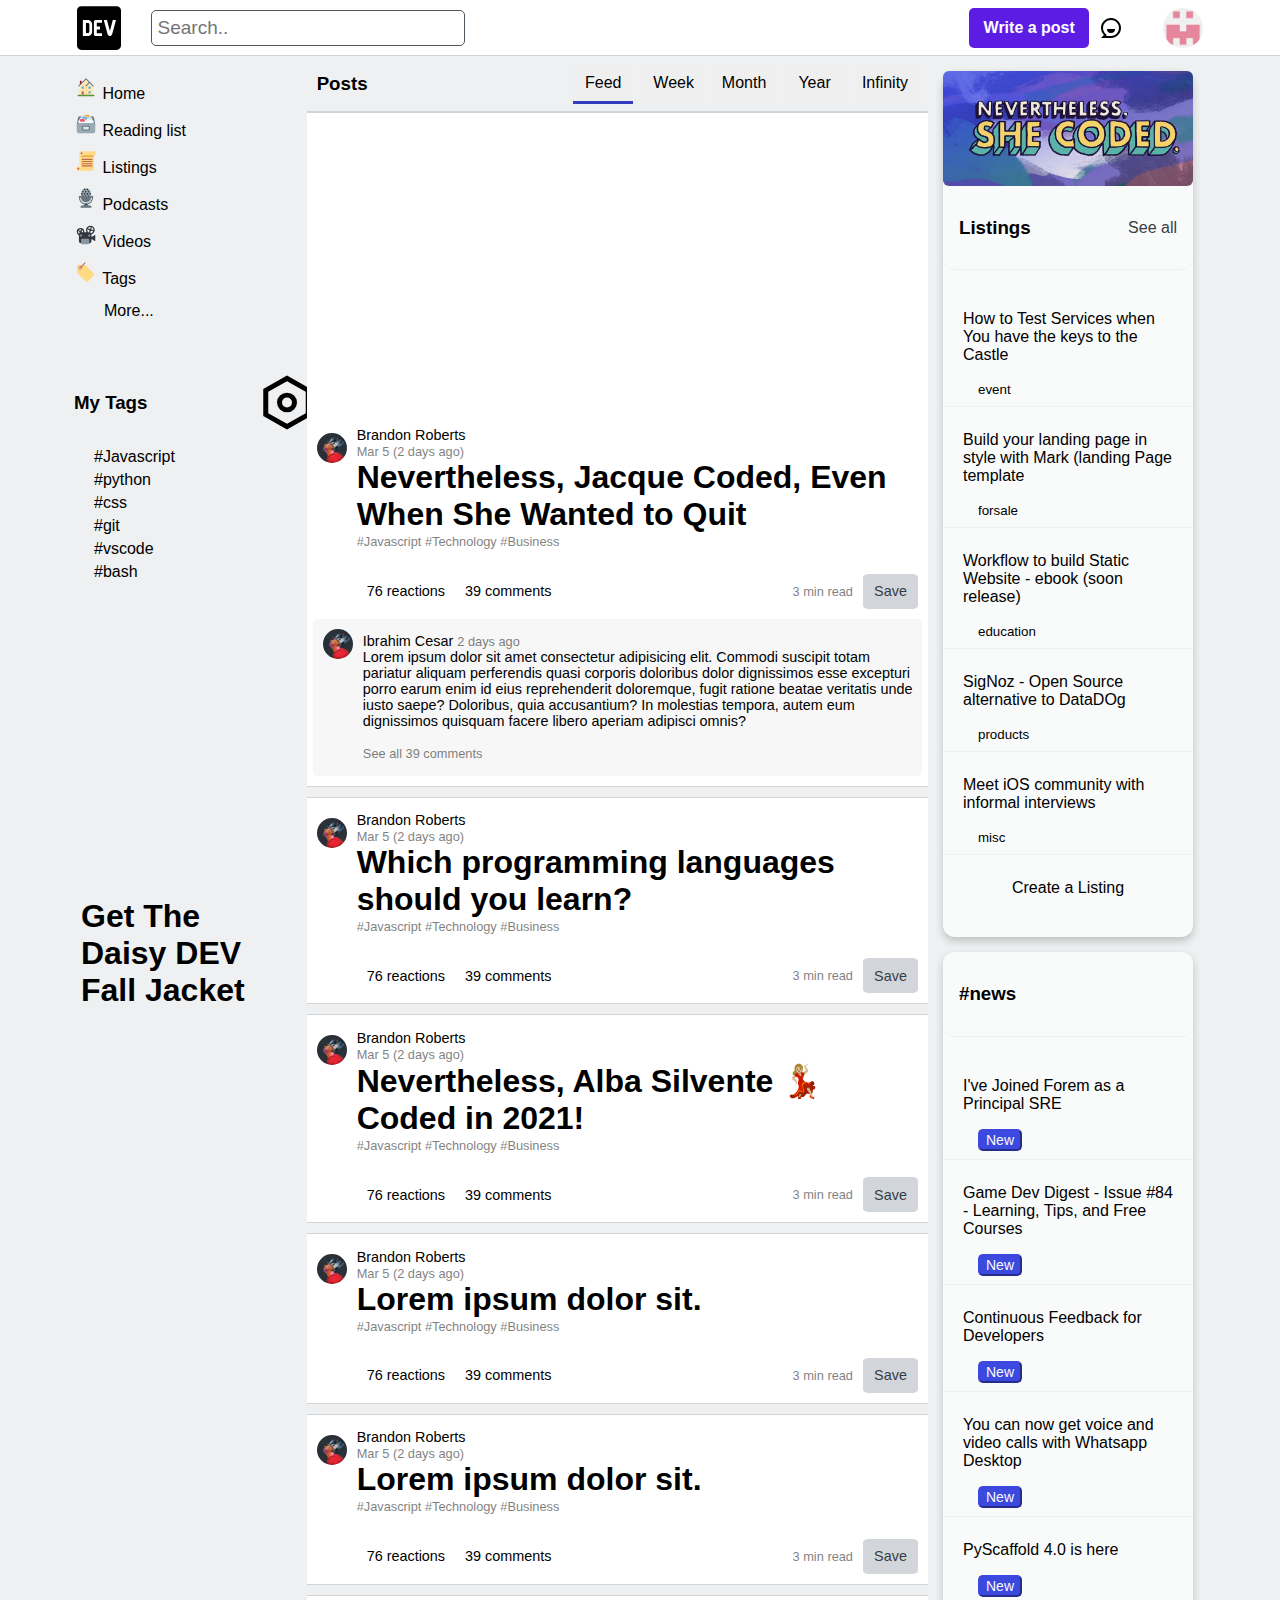
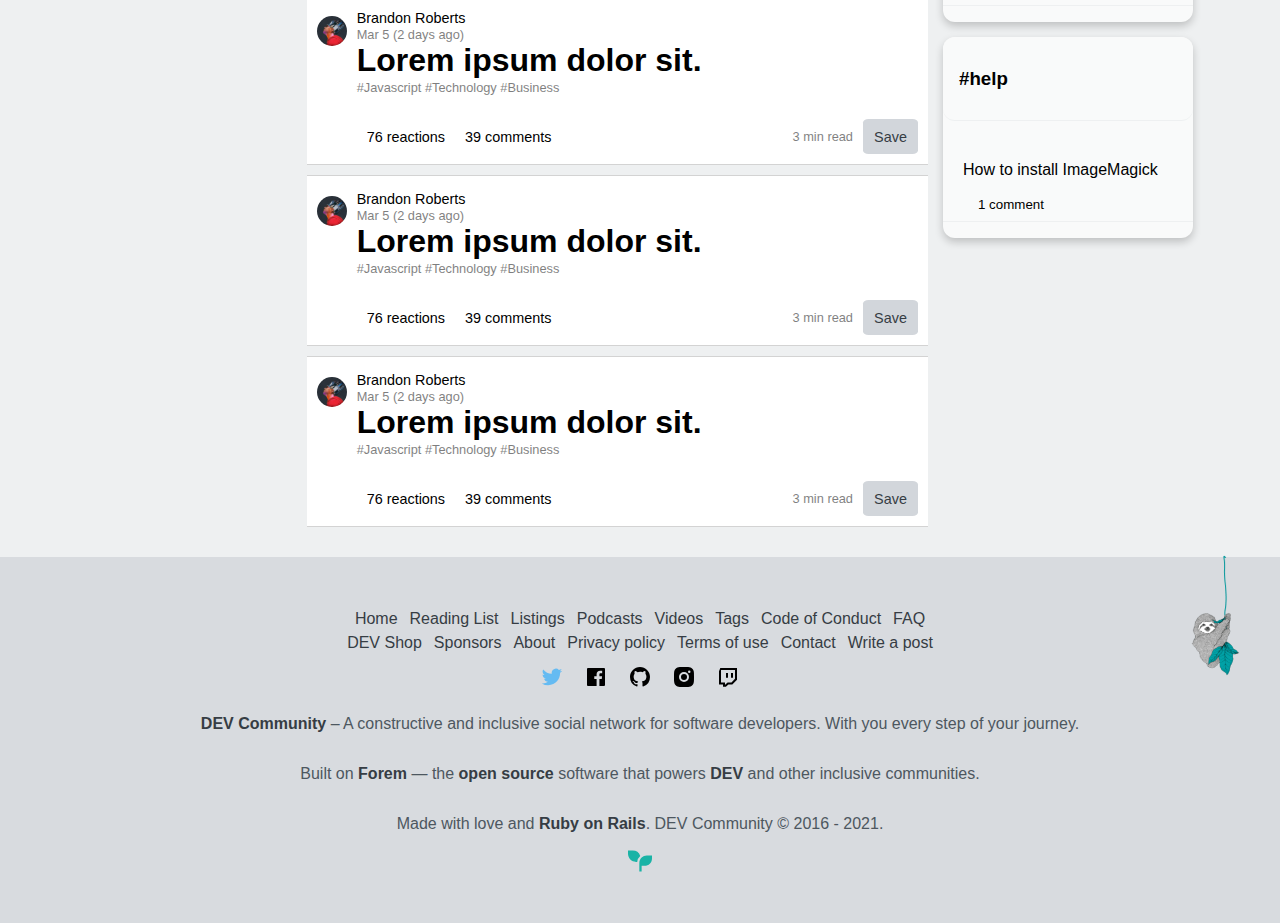
<file: index.html>
<!DOCTYPE html>
<html lang="en">
<head>
    <meta charset="UTF-8">
    <meta name="viewport" content="width=device-width, initial-scale=1.0">
    <title>DEV Community 🧑‍💻👩‍💻</title>

    <!--Favicon-->
    <link  rel="icon"   href="assets/images/favicon.ico" type="image/png" />

    <!--Estilos-->
    <link rel="stylesheet" href="https://pro.fontawesome.com/releases/v5.10.0/css/all.css" integrity="sha384-AYmEC3Yw5cVb3ZcuHtOA93w35dYTsvhLPVnYs9eStHfGJvOvKxVfELGroGkvsg+p" crossorigin="anonymous"/>
    <link rel="stylesheet" href="css/style.css">
    

</head>

<!-- Lalo-->
<!-- Silvi-->
<!--Mario-->

<body>

    <!--header-->
    <header>
        <nav  class="d-flex w-100" >
            <div class= " lefthead w-100 d-flex a-items-center"> 
                <i class="fas fa-bars ml-20"></i>
                <img src="assets/icons/devIcon.svg" id="logo-nav-img" alt="" style="height: 50px;" class="ml-20 mr-20">
                <input style="width: 300px;" class="d-none" id="search-bar" type="text" placeholder="Search..">
            </div>
            <div class=" righthead w-50 d-flex a-items-center jc-flex-end" id="profile-img">
                <button class="m-sides-10 d-none" id="search-button">Write a post</button>
                <i class="fas fa-search mr-20" id="search-icon"></i>
                <img src="assets/icons/notifications.svg" class="mr-20" alt="">
                <i class="far fa-bell mr-20"></i>
                <img id="user-nav-img" class="b-radius-100 mr-20" src="assets/images/usuarioLogNav.webp" alt="" style="height: 40px; ">
                
                
            </div>
        </nav>  
    </header>
    <!--END Header-->

    <!--Main-->
    <main class=" main d-flex">

            
        <!--Aside Left-->
        <aside class="l-aside">
            <div class="l-aside-prim ">
                <ul>
                    <li><a href="#"><img src="assets/icons/homeIcon.svg">  Home</a></li>
                    <li><a href="#"><img src="assets/icons/readingListIcon.svg">  Reading list</a></li>
                    <li><a href="#"><span class="crayons-icon crayons-icon--default">
                        <svg xmlns="http://www.w3.org/2000/svg" viewBox="0 0 44 44" width="24" height="24" class="">
                            <g class="nc-icon-wrapper">
                                <path fill="#FFD983" d="M36 4H14a4 4 0 00-4 4v24H8a4 4 0 000 8h24a4 4 0 004-4V12a4 4 0 000-8z" class=""></path>
                                <path fill="#E39F3D" d="M12 14h24v-2H14l-2-1z" class=""></path>
                                <path fill="#FFE8B6" d="M14 4a4 4 0 00-4 4v24.555A3.955 3.955 0 008 32a4 4 0 104 4V11.445c.59.344 1.268.555 2 .555a4 4 0 000-8z" class=""></path>
                                <path fill="#C1694F" d="M16 8a2 2 0 11-4.001-.001A2 2 0 0116 8m-6 28a2 2 0 11-4.001-.001A2 2 0 0110 36m24-17a1 1 0 01-1 1H15a1 1 0 010-2h18a1 1 0 011 1m0 4a1 1 0 01-1 1H15a1 1 0 110-2h18a1 1 0 011 1m0 4a1 1 0 01-1 1H15a1 1 0 110-2h18a1 1 0 011 1m0 4a1 1 0 01-1 1H15a1 1 0 110-2h18a1 1 0 011 1" class=""></path>
                            </g>
                        </svg>           
                    </span>Listings</a></li>
                    <li><a href="#"><img src="assets/icons/podcastIcon.svg">  Podcasts</a></li>
                    <li><a href="#"><img src="assets/icons/videosIcon.svg">  Videos</a></li>
                    <li><a href="#"><img src="assets/icons/tagsIcon.svg">  Tags</a></li>
                    <li><a style="margin-top: 10px; margin-left: 30px;">More...</a></li>
                </ul>
                
            </div>

            <div class="l-aside-sec ">

                <div class="mytags d-flex" >
                    <div class= "mytags">
                        <h3>My Tags</h3>
                    </div> 

                    <div class="d-flex  " style="margin-left: auto; margin-right: 10px;">
                        <img src="assets/icons/following_tags.svg">
                    </div>
                </div>

                <ul>
                    <li><a href="#">#Javascript</a></li>
                    <li><a href="#">#python</a></li>
                    <li><a href="#">#css</a></li>
                    <li><a href="#">#git</a></li>
                    <li><a href="#">#vscode</a></li>
                    <li><a href="#">#bash</a></li>
                </ul>
                
            </div>
            <div class="l-aside-ter ">
        
                <div class="imgshop " style="background-image: url('https://res.cloudinary.com/practicaldev/image/fetch/s--dqEOrKBT--/c_limit%2Cf_auto%2Cfl_progressive%2Cq_auto%2Cw_350/https://thepracticaldev.s3.amazonaws.com/i/nmgcttm65v389g8cuozn.png')">

                </div>
                <div class="imgshop-text">
                    <h1>Get The Daisy DEV Fall Jacket</h1>
                </div>
                
                
            </div>



        </aside>

        

        <section class="d-flex w-100 f-dir-column">
            <!--Post titles-->
            <nav  class="d-flex w-100" style="background-color:#EEF0F1">
                <div class= " d-flex a-items-center m-sides-10">
                    <h3>Posts</h3>
                </div> 
                <div class=" listbox w-100 d-flex a-items-center jc-flex-end m-sides-10">
                    <!--Segunda navbar-->
                    <div id="second-navbar" class="d-none">
                        <button >Feed</button>
                        <button >Week</button>
                        <button >Month</button>
                        <button >Year</button>
                        <button >Infinity</button>
                        
                    </div>
                    
                    
                    <select class="select-button" name="Feed">
                        <option value="A">
                            Feed
                        </option>
                        <option value="B">
                            Week
                        </option>
                        <option value="C">
                            Month
                        </option>
                        <option value="D">
                            Year
                        </option>
                        <option value="E">
                            Infinity
                        </option>
                        <option value="F">
                            Latest
                        </option>
                    </select>
                </div>            
            </nav>
            <!--Cards-->

            <!--Vinculación a la página del post-->
            <a id="main-anchor" href="postInside.html">

            <div class="main-card d-flex w-100 f-dir-column">
                <div class="head-img"></div>
                <div class="main-text">
                    <div class="card-post">
                        <!--User post that comment-->
                        <div class="user-card-post d-flex">
                            
                            <div class="d-flex mt-10">
                                
                                <img class="post-img m-10" src="assets/images/avatarPost.jpg" alt="">
                            </div>
                            <div class="d-flex a-items-center">
                                <p>
                                    Brandon Roberts                                    <br>
                                    <span class="time-text">Mar 5 (2 days ago)</span><br>
                                    <span class="post-title">Nevertheless, Jacque Coded, Even When She Wanted to Quit</span>
                                    <br>
                                    <span class="time-text">#Javascript  #Technology  #Business</span>
                                    <br>
                                </p>
                            
    
                            </div>
                        </div>

                        <div class="d-flex jc-space-b ml-40">
                            <div class="d-flex a-items-center">
                            <i class="far fa-heart m-10"></i>
                                    <span>76 <span class="reactions">reactions</span> </span>
                                <i class="far fa-comment m-10"></i>
                                    <span>39 <span class="reactions">comments</span> </span>
                            </div>
                            <div class="d-flex a-items-center">
                                <span class="time-text">3 min read </span>
                                <button class="save-button m-10">Save</button>
                            </div>
                        </div>
                        
                    </div>
                    <div class="card-comment d-flex">
                        <div>
                            
                            <img class="post-img m-10" src="assets/images/avatarPost.jpg" alt="">
                        </div>
                        <div>
                            <p>Ibrahim Cesar <span class="time-text">2 days ago</span></span> 
                                <br>
                                Lorem ipsum dolor sit amet consectetur adipisicing elit. Commodi suscipit totam pariatur aliquam perferendis quasi corporis doloribus dolor dignissimos esse excepturi porro earum enim id eius reprehenderit doloremque, fugit ratione beatae veritatis unde iusto saepe? Doloribus, quia accusantium? In molestias tempora, autem eum dignissimos quisquam facere libero aperiam adipisci omnis?
                                <br><br>
                                <span class="time-text">See all 39 comments</span>
                            </p>
                            
                        </div>
                        
                    </div>
                </div>
            </div>



            <!--Normal posts-->
            <div class="main-card d-flex w-100 f-dir-column mt-10">
                <div class="main-text">
                    <div class="card-post">
                        <!--User post that comment-->
                        <div class="user-card-post d-flex">
                            
                            <div class="d-flex mt-10">
                                
                                <img class="post-img m-10" src="assets/images/avatarPost.jpg" alt="">
                            </div>
                            <div class="d-flex a-items-center">
                                <p>
                                    Brandon Roberts                                    <br>
                                    <span class=" time-text">Mar 5 (2 days ago)</span><br>
                                    <span class="post-title">Which programming languages should you learn?</span>
                                    <br>
                                    <span class="time-text">#Javascript  #Technology  #Business</span>
                                    <br>
                                </p>
                            
    
                            </div>
                        </div>

                        <div class="d-flex jc-space-b ml-40">
                            <div class="d-flex a-items-center" >
                                <i class="far fa-heart m-10"></i>
                                    <span>76 <span class="reactions">reactions</span> </span>
                                <i class="far fa-comment m-10"></i>
                                    <span>39 <span class="reactions">comments</span> </span>
                            </div>
                            <div class="d-flex a-items-center">
                                <span class="time-text">3 min read </span>
                                <button class="save-button m-10">Save</button>
                            </div>
                        </div>
                        
                    </div>
                    
                </div>
            </div>

            <!--Normal posts-->
            <div class="main-card d-flex w-100 f-dir-column mt-10">
                <div class="main-text">
                    <div class="card-post">
                        <!--User post that comment-->
                        <div class="user-card-post d-flex">
                            
                            <div class="d-flex mt-10">
                                
                                <img class="post-img m-10" src="assets/images/avatarPost.jpg" alt="">
                            </div>
                            <div class="d-flex a-items-center">
                                <p>
                                    Brandon Roberts                                    <br>
                                    <span class=" time-text">Mar 5 (2 days ago)</span><br>
                                    <span class="post-title">Nevertheless, Alba Silvente 💃🏼 Coded in 2021!</span>
                                    <br>
                                    <span class="time-text">#Javascript  #Technology  #Business</span>
                                    <br>
                                </p>
                            
    
                            </div>
                        </div>

                        <div class="d-flex jc-space-b ml-40">
                            <div class="d-flex a-items-center" >
                                <i class="far fa-heart m-10"></i>
                                    <span>76 <span class="reactions">reactions</span> </span>
                                <i class="far fa-comment m-10"></i>
                                    <span>39 <span class="reactions">comments</span> </span>
                            </div>
                            <div class="d-flex a-items-center">
                                <span class="time-text">3 min read </span>
                                <button class="save-button m-10">Save</button>
                            </div>
                        </div>
                        
                    </div>
                    
                </div>
            </div>
            <!--Normal posts-->
            <div class="main-card d-flex w-100 f-dir-column mt-10">
                <div class="main-text">
                    <div class="card-post">
                        <!--User post that comment-->
                        <div class="user-card-post d-flex">
                            
                            <div class="d-flex mt-10">
                                
                                <img class="post-img m-10" src="assets/images/avatarPost.jpg" alt="">
                            </div>
                            <div class="d-flex a-items-center">
                                <p>
                                    Brandon Roberts                                    <br>
                                    <span class=" time-text">Mar 5 (2 days ago)</span><br>
                                    <span class="post-title">Lorem ipsum dolor sit.</span>
                                    <br>
                                    <span class="time-text">#Javascript  #Technology  #Business</span>
                                    <br>
                                </p>
                            
    
                            </div>
                        </div>

                        <div class="d-flex jc-space-b ml-40">
                            <div class="d-flex a-items-center" >
                                <i class="far fa-heart m-10"></i>
                                    <span>76 <span class="reactions">reactions</span> </span>
                                <i class="far fa-comment m-10"></i>
                                    <span>39 <span class="reactions">comments</span> </span>
                            </div>
                            <div class="d-flex a-items-center">
                                <span class="time-text">3 min read </span>
                                <button class="save-button m-10">Save</button>
                            </div>
                        </div>
                        
                    </div>
                    
                </div>
            </div>
            <!--Normal posts-->
            <div class="main-card d-flex w-100 f-dir-column mt-10">
                <div class="main-text">
                    <div class="card-post">
                        <!--User post that comment-->
                        <div class="user-card-post d-flex">
                            
                            <div class="d-flex mt-10">
                                
                                <img class="post-img m-10" src="assets/images/avatarPost.jpg" alt="">
                            </div>
                            <div class="d-flex a-items-center">
                                <p>
                                    Brandon Roberts                                    <br>
                                    <span class=" time-text">Mar 5 (2 days ago)</span><br>
                                    <span class="post-title">Lorem ipsum dolor sit.</span>
                                    <br>
                                    <span class="time-text">#Javascript  #Technology  #Business</span>
                                    <br>
                                </p>
                            
    
                            </div>
                        </div>

                        <div class="d-flex jc-space-b ml-40">
                            <div class="d-flex a-items-center" >
                                <i class="far fa-heart m-10"></i>
                                    <span>76 <span class="reactions">reactions</span> </span>
                                <i class="far fa-comment m-10"></i>
                                    <span>39 <span class="reactions">comments</span> </span>
                            </div>
                            <div class="d-flex a-items-center">
                                <span class="time-text">3 min read </span>
                                <button class="save-button m-10">Save</button>
                            </div>
                        </div>
                        
                    </div>
                    
                </div>
            </div>
            <!--Normal posts-->
            <div class="main-card d-flex w-100 f-dir-column mt-10">
                <div class="main-text">
                    <div class="card-post">
                        <!--User post that comment-->
                        <div class="user-card-post d-flex">
                            
                            <div class="d-flex mt-10">
                                
                                <img class="post-img m-10" src="assets/images/avatarPost.jpg" alt="">
                            </div>
                            <div class="d-flex a-items-center">
                                <p>
                                    Brandon Roberts                                    <br>
                                    <span class=" time-text">Mar 5 (2 days ago)</span><br>
                                    <span class="post-title">Lorem ipsum dolor sit.</span>
                                    <br>
                                    <span class="time-text">#Javascript  #Technology  #Business</span>
                                    <br>
                                </p>
                            
    
                            </div>
                        </div>

                        <div class="d-flex jc-space-b ml-40">
                            <div class="d-flex a-items-center" >
                                <i class="far fa-heart m-10"></i>
                                    <span>76 <span class="reactions">reactions</span> </span>
                                <i class="far fa-comment m-10"></i>
                                    <span>39 <span class="reactions">comments</span> </span>
                            </div>
                            <div class="d-flex a-items-center">
                                <span class="time-text">3 min read </span>
                                <button class="save-button m-10">Save</button>
                            </div>
                        </div>
                        
                    </div>
                    
                </div>
            </div>
            <!--Normal posts-->
            <div class="main-card d-flex w-100 f-dir-column mt-10">
                <div class="main-text">
                    <div class="card-post">
                        <!--User post that comment-->
                        <div class="user-card-post d-flex">
                            
                            <div class="d-flex mt-10">
                                
                                <img class="post-img m-10" src="assets/images/avatarPost.jpg" alt="">
                            </div>
                            <div class="d-flex a-items-center">
                                <p>
                                    Brandon Roberts                                    <br>
                                    <span class=" time-text">Mar 5 (2 days ago)</span><br>
                                    <span class="post-title">Lorem ipsum dolor sit.</span>
                                    <br>
                                    <span class="time-text">#Javascript  #Technology  #Business</span>
                                    <br>
                                </p>
                            
    
                            </div>
                        </div>

                        <div class="d-flex jc-space-b ml-40">
                            <div class="d-flex a-items-center" >
                                <i class="far fa-heart m-10"></i>
                                    <span>76 <span class="reactions">reactions</span> </span>
                                <i class="far fa-comment m-10"></i>
                                    <span>39 <span class="reactions">comments</span> </span>
                            </div>
                            <div class="d-flex a-items-center">
                                <span class="time-text">3 min read </span>
                                <button class="save-button m-10">Save</button>
                            </div>
                        </div>
                        
                    </div>
                    
                </div>
            </div>
            <!--Normal posts-->
            <div class="main-card d-flex w-100 f-dir-column mt-10">
                <div class="main-text">
                    <div class="card-post">
                        <!--User post that comment-->
                        <div class="user-card-post d-flex">
                            
                            <div class="d-flex mt-10">
                                
                                <img class="post-img m-10" src="assets/images/avatarPost.jpg" alt="">
                            </div>
                            <div class="d-flex a-items-center">
                                <p>
                                    Brandon Roberts                                    <br>
                                    <span class=" time-text">Mar 5 (2 days ago)</span><br>
                                    <span class="post-title">Lorem ipsum dolor sit.</span>
                                    <br>
                                    <span class="time-text">#Javascript  #Technology  #Business</span>
                                    <br>
                                </p>
                            
    
                            </div>
                        </div>

                        <div class="d-flex jc-space-b ml-40">
                            <div class="d-flex a-items-center" >
                                <i class="far fa-heart m-10"></i>
                                    <span>76 <span class="reactions">reactions</span> </span>
                                <i class="far fa-comment m-10"></i>
                                    <span>39 <span class="reactions">comments</span> </span>
                            </div>
                            <div class="d-flex a-items-center">
                                <span class="time-text">3 min read </span>
                                <button class="save-button m-10">Save</button>
                            </div>
                        </div>
                        
                    </div>
                    
                </div>
            </div>
        </a>


        </section>

        

        <!--rightAside-->
        <aside id="right-aside">
            <div class="right-cards d-flex">
                <img src="assets/images/sheCoded.png" alt="" class="img-card">
                <header> <!--Creo el header-->
                    <h3><b>Listings</b></h3>
                    <a href="">See all</a>
                </header>
                <ul> <!--Creo la Lista-->
                    <li>
                        <div>
                            <p>How to Test Services when You have the keys to the Castle</p>
                            <span>
                                event
                            </span>
                        </div>
                    </li>
                    <li>
                        <div>
                            <p>Build your landing page in style with Mark (landing Page template</p>
                            <span>
                                forsale
                            </span>
                        </div>
                    </li>
                    <li>
                        <div>
                            <p>Workflow to build Static Website - ebook (soon release)</p>
                            <span>
                                education
                            </span>
                        </div>
                    </li>
                    <li>
                        <div>
                            <p>SigNoz - Open Source alternative to DataDOg</p>
                            <span>
                                products
                            </span>
                        </div>
                    </li>
                    <li>
                        <div>
                            <p>Meet iOS community with informal interviews</p>
                            <span>
                                misc
                            </span>
                        </div>
                    </li>
                    <li class="card-footer">
                        <div>
                            <p>Create a Listing</p>    
                        </div>
                    </li>
                </ul>
            </div>
            <div class="right-cards d-flex">
                <header> <!--Creacion de las seccion news-->
                    <h3><b>#news</b></h3>
                </header>
                <ul>
                    <li>
                        <div>
                            <p>I've Joined Forem as a Principal SRE</p>
                            <span> <!--Creacion del boton news-->
                                <button>
                                    New
                                </button>
                            </span>
                        </div>
                    </li>
                    <li>
                        <div>
                            <p>Game Dev Digest - Issue #84 - Learning, Tips, and Free Courses</p>
                            <span>
                                <button>
                                    New
                                </button>
                            </span>
                        </div>
                    </li>
                    <li>
                        <div>
                            <p>Continuous Feedback for Developers</p>
                            <span>
                                <button>
                                    New
                                </button>
                            </span>
                        </div>
                    </li>
                    <li>
                        <div>
                            <p>You can now get voice and video calls with Whatsapp Desktop</p>
                            <span>
                                <button>
                                    New
                                </button>
                            </span>
                        </div>
                    </li>
                    <li>
                        <div>
                            <p>PyScaffold 4.0 is here</p>
                            <span>
                                <button>
                                    New
                                </button>
                            </span>
                        </div>
                    </li>
                    
                </ul>
            </div>
            <div class="right-cards d-flex">
                <header>
                    <h3><b>#help</b></h3>
                </header>
                <ul>
                    <li>
                        <div>
                            <p>How to install ImageMagick </p>
                            <span>
                                1 comment
                            </span>
                        </div>
                    </li>
                    
                    
                </ul>
            </div>
        </aside>
    </main>
    <!--END Main-->

    <!--Footer-->
    <footer>
        <div id="first-div">
            <a href="">Home</a>
            <a href="">Reading List</a>
            <a href="">Listings</a>
            <a href="">Podcasts</a>
            <a href="">Videos</a>
            <a href="">Tags</a>
            <a href="">Code of Conduct</a>
            <a href="">FAQ</a>
        </div>
        <div>
            <a href="">DEV Shop</a>
            <a href="">Sponsors</a>
            <a href="">About</a>
            <a href="">Privacy policy</a>
            <a href="">Terms of use</a>
            <a href="">Contact</a>
            <a href="">Write a post</a>
        </div> <!--Social media seccion-->
        <div class="social-media">
            <img src="assets/icons/twitter.svg" alt="">
            <img src="assets/icons/facebook.svg" alt="">
            <img src="assets/icons/github.svg" alt="">
            <img src="assets/icons/instagram.svg" alt="">
            <img src="assets/icons/twitch.svg" alt="">
        </div>
        <div>
            <p><b>DEV Community</b> – A constructive and inclusive social network for software developers. With you every step of your journey.</p>
        </div>
        <div>
            <p>Built on <b>Forem</b> — the <b>open source</b> software that powers <b>DEV</b> and other inclusive communities.</p>
        </div>
        <div><p>Made with love and <b>Ruby on Rails</b>. DEV Community © 2016 - 2021.</p></div>
        <div> <!--Imagenes del footer-->
            <img src="assets/images/hojita.svg" alt="">
        </div>
        <img class="perezoso" src="assets/images/footerPerezoso.png" alt="">
    </footer>


</body>
</html>
</file>
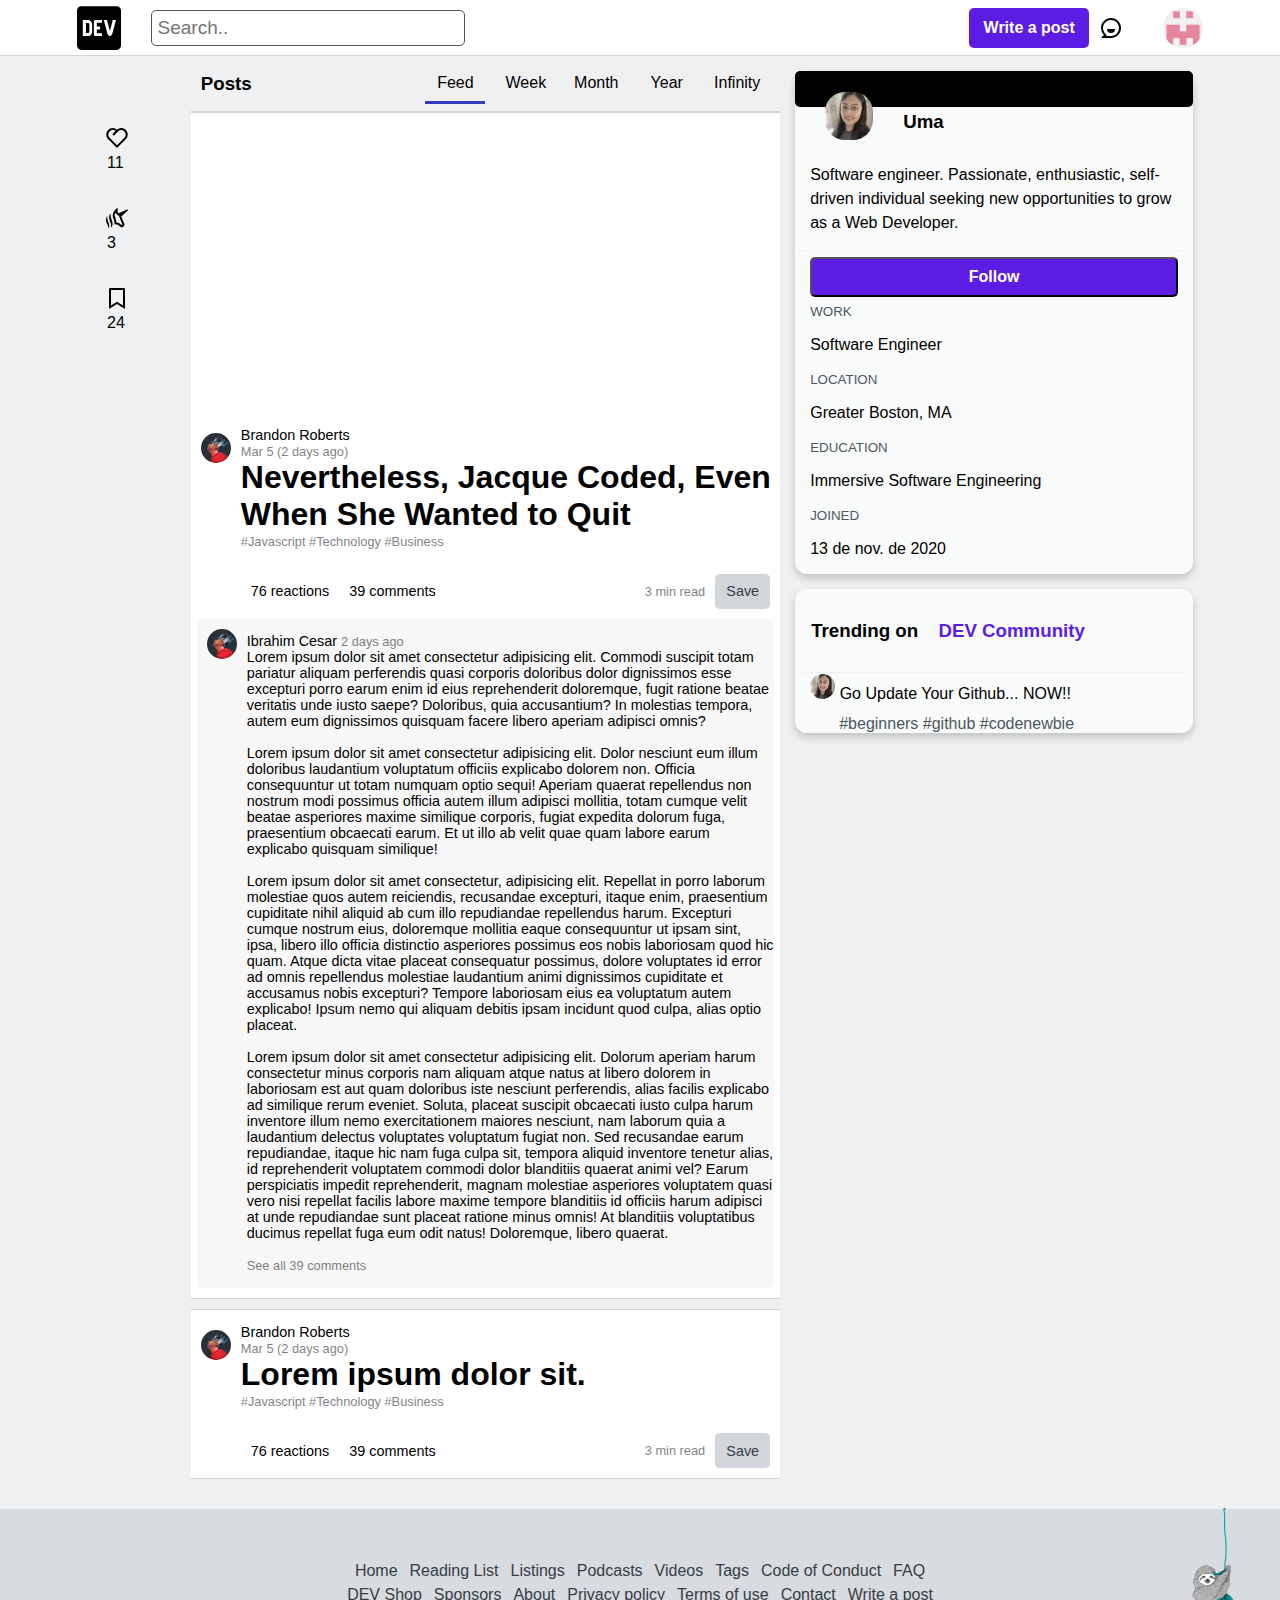
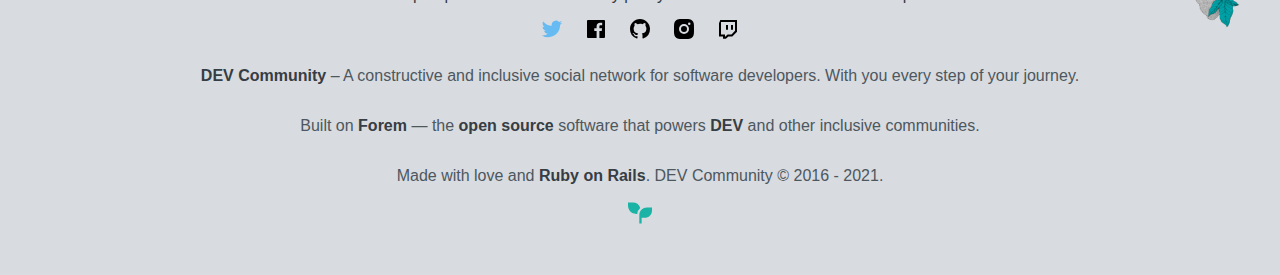
<file: postInside.html>
<!DOCTYPE html>
<html lang="en">
<head>
    <meta charset="UTF-8">
    <meta name="viewport" content="width=device-width, initial-scale=1.0">
    <title>DEV Community 🧑‍💻👩‍💻</title>

    <!--Favicon-->
    <link  rel="icon"   href="assets/images/favicon.ico" type="image/png" />

    <!--Estilos-->
    <link rel="stylesheet" href="https://pro.fontawesome.com/releases/v5.10.0/css/all.css" integrity="sha384-AYmEC3Yw5cVb3ZcuHtOA93w35dYTsvhLPVnYs9eStHfGJvOvKxVfELGroGkvsg+p" crossorigin="anonymous"/>
    <link rel="stylesheet" href="css/style.css">
    

</head>

<!-- Lalo-->
<!-- Silvi-->
<!--Mario-->

<body>

    <!--header-->
    <header>
        <nav  class="d-flex w-100" >
            <div class= " lefthead w-100 d-flex a-items-center"> 
                <i class="fas fa-bars ml-20"></i>
                <img src="assets/icons/devIcon.svg" alt="" id="logo-nav-img" style="height: 50px;" class="ml-20 mr-20">
                <input style="width: 300px;" class="d-none" id="search-bar" type="text" placeholder="Search..">
            </div>
            <div class=" righthead w-50 d-flex a-items-center jc-flex-end" id="profile-img">
                <button class="m-sides-10 d-none" id="search-button">Write a post</button>
                <i class="fas fa-search mr-20" id="search-icon"></i>
                <img src="assets/icons/notifications.svg" class="mr-20" alt="">
                <i class="far fa-bell mr-20"></i>
                <img id="user-nav-img" class="b-radius-100 mr-20" src="assets/images/usuarioLogNav.webp" alt="" style="height: 40px; ">
                
                
            </div>
        </nav>  
    </header>
    <!--END Header-->

    <!--Main-->
    <main class=" main d-flex">

            
        <!--Aside Left-->
        <aside class="l-aside-post">
            <div class="l-aside-prim-post ">
                <div class="heart">
                    <img src="assets/icons/heart.svg">
                    <span>11</span>
                </div>
                <div class="icon">
                    <img src="assets/icons/unicorn.svg">
                    <span> 3</span>
                </div>
                <div class="saved">
                    <img src="assets/icons/saved.svg">
                    <span>24</span>
                </div>
                <div class="ellipsis">
                    <i class="fas fa-ellipsis-h"></i>  
                </div>                      
            </div>
        </aside>

        <section class="d-flex w-100 f-dir-column">
            <!--Post titles-->
            <nav  class="d-flex w-100" style="background-color:#EEF0F1">
                <div class= " d-flex a-items-center m-sides-10">
                    <h3>Posts</h3>
                </div> 
                <div class=" listbox w-100 d-flex a-items-center jc-flex-end m-sides-10">
                    <!--Segunda navbar-->
                    <div id="second-navbar" class="d-none">
                        <button >Feed</button>
                        <button >Week</button>
                        <button >Month</button>
                        <button >Year</button>
                        <button >Infinity</button>
                        
                    </div>
                    
                    
                    <select class="select-button" name="Feed">
                        <option value="A">
                            Feed
                        </option>
                        <option value="B">
                            Week
                        </option>
                        <option value="C">
                            Month
                        </option>
                        <option value="D">
                            Year
                        </option>
                        <option value="E">
                            Infinity
                        </option>
                        <option value="F">
                            Latest
                        </option>
                    </select>
                </div>            
            </nav>
            <!--Cards-->

            <div class="main-card d-flex w-100 f-dir-column">
                <div class="head-img"></div>
                <div class="main-text">
                    <div class="card-post">
                        <!--User post that comment-->
                        <div class="user-card-post d-flex">
                            
                            <div class="d-flex mt-10">
                                
                                <img class="post-img m-10" src="assets/images/avatarPost.jpg" alt="">
                            </div>
                            <div class="d-flex a-items-center">
                                <p>
                                    Brandon Roberts                                    <br>
                                    <span class="time-text">Mar 5 (2 days ago)</span><br>
                                    <span class="post-title">Nevertheless, Jacque Coded, Even When She Wanted to Quit</span>
                                    <br>
                                    <span class="time-text">#Javascript  #Technology  #Business</span>
                                    <br>
                                </p>
                            
    
                            </div>
                        </div>

                        <div class="d-flex jc-space-b ml-40">
                            <div class="d-flex a-items-center">
                            <i class="far fa-heart m-10"></i>
                                    <span>76 <span class="reactions">reactions</span> </span>
                                <i class="far fa-comment m-10"></i>
                                    <span>39 <span class="reactions">comments</span> </span>
                            </div>
                            <div class="d-flex a-items-center">
                                <span class="time-text">3 min read </span>
                                <button class="save-button m-10">Save</button>
                            </div>
                        </div>
                        
                    </div>
                    <div class="card-comment d-flex">
                        <div>
                            
                            <img class="post-img m-10" src="assets/images/avatarPost.jpg" alt="">
                        </div>
                        <div>
                            <p>Ibrahim Cesar <span class="time-text">2 days ago</span></span> 
                                <br>
                                Lorem ipsum dolor sit amet consectetur adipisicing elit. Commodi suscipit totam pariatur aliquam perferendis quasi corporis doloribus dolor dignissimos esse excepturi porro earum enim id eius reprehenderit doloremque, fugit ratione beatae veritatis unde iusto saepe? Doloribus, quia accusantium? In molestias tempora, autem eum dignissimos quisquam facere libero aperiam adipisci omnis?
                                <br>
                                <br>
                                Lorem ipsum dolor sit amet consectetur adipisicing elit. Dolor nesciunt eum illum doloribus laudantium voluptatum officiis explicabo dolorem non. Officia consequuntur ut totam numquam optio sequi! Aperiam quaerat repellendus non nostrum modi possimus officia autem illum adipisci mollitia, totam cumque velit beatae asperiores maxime similique corporis, fugiat expedita dolorum fuga, praesentium obcaecati earum. Et ut illo ab velit quae quam labore earum explicabo quisquam similique!
                                <br><br>
                                Lorem ipsum dolor sit amet consectetur, adipisicing elit. Repellat in porro laborum molestiae quos autem reiciendis, recusandae excepturi, itaque enim, praesentium cupiditate nihil aliquid ab cum illo repudiandae repellendus harum. Excepturi cumque nostrum eius, doloremque mollitia eaque consequuntur ut ipsam sint, ipsa, libero illo officia distinctio asperiores possimus eos nobis laboriosam quod hic quam. Atque dicta vitae placeat consequatur possimus, dolore voluptates id error ad omnis repellendus molestiae laudantium animi dignissimos cupiditate et accusamus nobis excepturi? Tempore laboriosam eius ea voluptatum autem explicabo! Ipsum nemo qui aliquam debitis ipsam incidunt quod culpa, alias optio placeat.
                                <br><br>
                                Lorem ipsum dolor sit amet consectetur adipisicing elit. Dolorum aperiam harum consectetur minus corporis nam aliquam atque natus at libero dolorem in laboriosam est aut quam doloribus iste nesciunt perferendis, alias facilis explicabo ad similique rerum eveniet. Soluta, placeat suscipit obcaecati iusto culpa harum inventore illum nemo exercitationem maiores nesciunt, nam laborum quia a laudantium delectus voluptates voluptatum fugiat non. Sed recusandae earum repudiandae, itaque hic nam fuga culpa sit, tempora aliquid inventore tenetur alias, id reprehenderit voluptatem commodi dolor blanditiis quaerat animi vel? Earum perspiciatis impedit reprehenderit, magnam molestiae asperiores voluptatem quasi vero nisi repellat facilis labore maxime tempore blanditiis id officiis harum adipisci at unde repudiandae sunt placeat ratione minus omnis! At blanditiis voluptatibus ducimus repellat fuga eum odit natus! Doloremque, libero quaerat.
                                <br><br>
                                <span class="time-text">See all 39 comments</span>
                            </p>
                            
                        </div>
                        
                    </div>
                </div>
            </div>
            
            <!--Normal posts-->
            <div class="main-card d-flex w-100 f-dir-column mt-10">
                <div class="main-text">
                    <div class="card-post">
                        <!--User post that comment-->
                        <div class="user-card-post d-flex">
                            
                            <div class="d-flex mt-10">
                                
                                <img class="post-img m-10" src="assets/images/avatarPost.jpg" alt="">
                            </div>
                            <div class="d-flex a-items-center">
                                <p>
                                    Brandon Roberts                                    <br>
                                    <span class=" time-text">Mar 5 (2 days ago)</span><br>
                                    <span class="post-title">Lorem ipsum dolor sit.</span>
                                    <br>
                                    <span class="time-text">#Javascript  #Technology  #Business</span>
                                    <br>
                                </p>
                            
    
                            </div>
                        </div>

                        <div class="d-flex jc-space-b ml-40">
                            <div class="d-flex a-items-center" >
                                <i class="far fa-heart m-10"></i>
                                    <span>76 <span class="reactions">reactions</span> </span>
                                <i class="far fa-comment m-10"></i>
                                    <span>39 <span class="reactions">comments</span> </span>
                            </div>
                            <div class="d-flex a-items-center">
                                <span class="time-text">3 min read </span>
                                <button class="save-button m-10">Save</button>
                            </div>
                        </div>
                        
                    </div>
                    
                </div>
            </div>
            
            


        </section>

    </a>

        <!--rightAside-->
        <aside id="right-aside">
            <div class="right-cards d-flex">
                <header class="d-flex f-dir-column padding-0 inside-header"> <!--Creo el header-->
                    <div class="black-header"></div>
                    <section class="d-flex ">
                        <a href=""class="avatarR">
                            <span> 
                                <img src="assets/images/profile-pic.webp" alt="">
                            </span>
                        </a>
                        <h3><b>Uma</b></h3>
                    </section>
                    <p>Software engineer. Passionate, enthusiastic, self-driven individual seeking new opportunities to grow as a Web Developer.</p>
                </header>
                <button class="button-inside ">Follow</button>
                <span>
                    <label>WORK</label>
                    <p>Software Engineer</p>
                </span>
                <span>
                    <label>LOCATION</label>
                    <p>Greater Boston, MA</p>
                </span>
                <span>
                    <label>EDUCATION</label>
                    <p>Immersive Software Engineering</p>
                </span>
                <span>
                    <label>JOINED</label>
                    <p>13 de nov. de 2020</p>
                </span>
            </div>
            
            <div class="right-cards d-flex trending">
                <header>
                    <h3><b>Trending on <span>DEV Community</span> </b></h3>
                </header>
                <div>
                    <img src="assets/images/profile-pic.webp" alt="">

                    <p>Go Update Your Github... NOW!!</p>
                    <span>
                        #beginners #github #codenewbie
                    </span>
                            
                        
                </div>
            </div>
        </aside>
    </main>
    <!--END Main-->

    <!--Footer-->
    <footer>
        <div id="first-div" >
            <a href="">Home</a>
            <a href="">Reading List</a>
            <a href="">Listings</a>
            <a href="">Podcasts</a>
            <a href="">Videos</a>
            <a href="">Tags</a>
            <a href="">Code of Conduct</a>
            <a href="">FAQ</a>
        </div>
        <div>
            <a href="">DEV Shop</a>
            <a href="">Sponsors</a>
            <a href="">About</a>
            <a href="">Privacy policy</a>
            <a href="">Terms of use</a>
            <a href="">Contact</a>
            <a href="">Write a post</a>
        </div>
        <div class="social-media">
            <img src="assets/icons/twitter.svg" alt="">
            <img src="assets/icons/facebook.svg" alt="">
            <img src="assets/icons/github.svg" alt="">
            <img src="assets/icons/instagram.svg" alt="">
            <img src="assets/icons/twitch.svg" alt="">
        </div>
        <div>
            <p><b>DEV Community</b> – A constructive and inclusive social network for software developers. With you every step of your journey.</p>
        </div>
        <div>
            <p>Built on <b>Forem</b> — the <b>open source</b> software that powers <b>DEV</b> and other inclusive communities.</p>
        </div>
        <div><p>Made with love and <b>Ruby on Rails</b>. DEV Community © 2016 - 2021.</p></div>
        <div>
            <img src="assets/images/hojita.svg" alt="">
        </div>
        <img class="perezoso" src="assets/images/footerPerezoso.png" alt="">
    </footer>


</body>
</html>
</file>
<file: css/style.css>
body {
  margin: 0%;
  padding: 0%;
  background-color: #EEF0F1;
  font-family: -apple-system, BlinkMacSystemFont, "Segoe UI", Roboto, Helvetica, Arial, sans-serif, "Apple Color Emoji", "Segoe UI Emoji", "Segoe UI Symbol";
}

/*.main{
    margin-left: 80px;
    margin-right: 80px;
    

}*/
.f-dir-column {
  -webkit-box-orient: vertical !important;
  -webkit-box-direction: normal !important;
      -ms-flex-direction: column !important;
          flex-direction: column !important;
}

.d-flex {
  display: -webkit-box;
  display: -ms-flexbox;
  display: flex;
}

.d-block {
  display: block;
}

.d-none {
  display: none;
}

.w-100 {
  width: 100%;
}

.w-50 {
  width: 50%;
}

.m-10 {
  margin: 10px;
}

.mt-10 {
  margin-top: 10px;
}

.ml-40 {
  margin-left: 40px;
}

.mr-20 {
  margin-right: 20px;
}

.ml-20 {
  margin-left: 20px;
}

.m-sides-10 {
  margin: 0px 10px;
}

.m-sides-5 {
  margin: 0px 10px;
}

.a-items-center {
  -webkit-box-align: center;
      -ms-flex-align: center;
          align-items: center;
}

.jc-flex-end {
  -webkit-box-pack: end;
      -ms-flex-pack: end;
          justify-content: flex-end;
}

.jc-space-b {
  -webkit-box-pack: justify;
      -ms-flex-pack: justify;
          justify-content: space-between;
}

.b-radius-100 {
  border-radius: 100%;
}

.padding-0 {
  padding: 0 !important;
}

#right-aside {
  display: none;
  cursor: pointer;
}

#right-aside .right-cards {
  background-color: #F9FAFA;
  font-family: -apple-system, BlinkMacSystemFont, "Segoe UI", Roboto, Helvetica, Arial, sans-serif, "Apple Color Emoji", "Segoe UI Emoji", "Segoe UI Symbol";
  display: -webkit-box;
  display: -ms-flexbox;
  display: flex;
  -webkit-box-orient: vertical;
  -webkit-box-direction: normal;
      -ms-flex-direction: column;
          flex-direction: column;
  -webkit-box-sizing: border-box;
          box-sizing: border-box;
  -webkit-box-shadow: 0 4px 8px 0 rgba(0, 0, 0, 0.2);
          box-shadow: 0 4px 8px 0 rgba(0, 0, 0, 0.2);
  border-radius: 12px;
  margin: 15px;
}

#right-aside .right-cards .img-card {
  height: 115px;
  max-width: 100%;
  border-radius: 6px;
}

#right-aside .right-cards .card-footer {
  text-align: center;
  border-bottom: none;
}

#right-aside .right-cards header {
  background-color: #F9FAFA;
  display: -webkit-box;
  display: -ms-flexbox;
  display: flex;
  -webkit-box-orient: horizontal;
  -webkit-box-direction: normal;
      -ms-flex-direction: row;
          flex-direction: row;
  -webkit-box-pack: justify;
      -ms-flex-pack: justify;
          justify-content: space-between;
  -webkit-box-align: center;
      -ms-flex-align: center;
          align-items: center;
  border-bottom: 1px solid #eef0f1;
  padding: 12px 16px;
  border-radius: 12px;
}

#right-aside .right-cards header a {
  color: #363D44;
}

#right-aside .right-cards header:hover a {
  color: #3B49DF;
}

#right-aside .right-cards a {
  text-decoration: none;
}

#right-aside .right-cards ul {
  list-style: none;
  padding: 0px;
  -webkit-box-sizing: border-box;
          box-sizing: border-box;
  display: block;
}

#right-aside .right-cards ul li {
  border-bottom: 1px solid #eef0f1;
  padding: 8px 20px;
}

#right-aside .right-cards ul li:hover {
  background-color: white;
}

#right-aside .right-cards ul li:hover p {
  color: #3B49DF;
}

#right-aside .right-cards ul li span {
  font-size: smaller;
}

#right-aside .right-cards ul li span button {
  background-color: #3B49DF;
  border-color: #3B49DF;
  color: #F9FAFA;
  border-radius: 5px;
  font-size: 0.875rem;
}

/*Desktop version*/
@media screen and (min-width: 1024px) {
  #right-aside {
    display: block;
    margin-right: 5vw;
  }
  .right-cards {
    min-width: 250px;
  }
}

/*END second Desktop version*/
@media screen and (min-width: 1300px) {
  .right-cards {
    min-width: 300px;
  }
  #right-aside {
    margin-right: 12vw;
  }
}

nav {
  height: 55px;
  background-color: white;
  font-family: -apple-system, BlinkMacSystemFont, "Segoe UI", Roboto, Helvetica, Arial, sans-serif, "Apple Color Emoji", "Segoe UI Emoji", "Segoe UI Symbol";
  border-bottom: solid 1px lightgray;
}

nav .lefthead i {
  cursor: pointer;
  margin-right: 20px;
  font-size: 25px;
}

nav .lefthead img {
  cursor: pointer;
}

nav .lefthead #search-bar {
  margin-left: 10px;
  padding: 6px;
  border: 1px solid #4D5760;
  border-radius: 5px;
  margin-right: 16px;
  font-size: 19px;
}

nav .righthead i {
  cursor: pointer;
  font-size: 25px;
}

nav .righthead img {
  cursor: pointer;
}

nav .righthead button {
  background-color: #5C1CE3;
  border: none;
  border-radius: 5px;
  color: white;
  font-weight: bold;
  width: 120px;
  height: 40px;
  text-decoration: none;
  font-size: 1rem;
  cursor: pointer;
  -webkit-transition-duration: 0.3s;
          transition-duration: 0.3s;
}

nav .righthead button:hover {
  background-color: #4405C8;
  -webkit-transition-duration: 0.3s;
          transition-duration: 0.3s;
}

.fa-bars {
  display: block;
}

/*Tablet version*/
@media screen and (min-width: 768px) {
  .fa-bars {
    display: none;
  }
  #search-bar {
    display: inline-block;
  }
  #search-button {
    display: block;
  }
  #search-icon {
    display: none;
  }
}

/*END Tablet version*/
/*Desktop version*/
@media screen and (min-width: 1024px) {
  #user-nav-img {
    margin-right: 6vw;
  }
  #logo-nav-img {
    margin-left: 6vw;
  }
}

/*END Desktop version*/
@media screen and (min-width: 1300px) {
  #user-nav-img {
    margin-right: 14vw;
  }
  #logo-nav-img {
    margin-left: 14vw;
  }
}

.l-aside {
  max-width: 50%;
  min-width: 16%;
  min-height: 800px;
  background-color: #EEF0F1;
  font-family: -apple-system, BlinkMacSystemFont, "Segoe UI", Roboto, Helvetica, Arial, sans-serif, "Apple Color Emoji", "Segoe UI Emoji", "Segoe UI Symbol";
  /*Se pone display none hasta que crezca a tablet se muestre, no antes*/
  display: none;
  margin: 1px;
}

.l-aside .l-aside-prim {
  margin-top: 0px;
  width: 99%;
  min-height: 300px;
  background-color: #EEF0F1;
}

.l-aside .l-aside-prim:hover {
  color: #3B49DF;
}

.l-aside .l-aside-prim ul {
  list-style: none;
  -webkit-padding-start: 8px;
          padding-inline-start: 8px;
}

.l-aside .l-aside-prim ul a {
  display: block;
  color: black;
  padding: 2px;
  margin-bottom: 5px;
  text-decoration: none;
}

.l-aside .l-aside-prim ul a:hover {
  color: #3B49DF;
  background-color: #E2E4E6;
  border-radius: 5px;
}

.l-aside .l-aside-prim ul li:hover {
  color: #3B49DF;
}

.l-aside .l-aside-sec {
  margin-top: 0px;
  width: 90%;
  min-height: 250px;
  background-color: #EEF0F1;
  margin-left: 10px;
  margin-right: auto;
}

.l-aside .l-aside-sec ul {
  list-style: none;
  -webkit-padding-start: 10px;
          padding-inline-start: 10px;
}

.l-aside .l-aside-sec ul a {
  display: block;
  color: black;
  margin-bottom: 5px;
  margin-left: 10px;
  margin-right: auto;
  text-decoration: none;
}

.l-aside .l-aside-sec ul a:hover {
  color: #3B49DF;
  background-color: #E2E4E6;
  border-radius: 5px;
}

.l-aside .l-aside-sec .mytags {
  background-color: #EEF0F1;
  margin-right: auto;
  margin-bottom: 0px;
}

.l-aside .l-aside-ter {
  border: 1px solid #EEF0F1;
  border-radius: 1rem;
  display: -webkit-box;
  display: -ms-flexbox;
  display: flex;
  -webkit-box-orient: vertical;
  -webkit-box-direction: normal;
      -ms-flex-direction: column;
          flex-direction: column;
  width: 98%;
  min-height: 400px;
  cursor: pointer;
}

.l-aside .l-aside-ter .imgshop {
  width: 100%;
  padding-top: 100%;
  background-size: cover;
  background-repeat: no-repeat;
  background-position: center;
  border-radius: 1rem;
}

.l-aside .l-aside-ter .imgshop-text {
  padding: 1rem;
}

/* POSTINSIDE */
.l-aside-post {
  min-height: 800px;
  min-width: 15%;
  background-color: #EEF0F1;
  font-family: -apple-system, BlinkMacSystemFont, "Segoe UI", Roboto, Helvetica, Arial, sans-serif, "Apple Color Emoji", "Segoe UI Emoji", "Segoe UI Symbol";
}

.l-aside-post .l-aside-prim-post {
  width: 20px;
  height: 50%;
  margin-left: 50%;
  margin-right: auto;
}

.l-aside-post .l-aside-prim-post .heart {
  height: 50px;
  margin-left: 48%;
  margin-top: 70px;
  margin-bottom: 1px;
  cursor: pointer;
}

.l-aside-post .l-aside-prim-post .heart img:hover {
  border: 1px solid red;
  border-radius: 100%;
  background: #cf5069;
}

.l-aside-post .l-aside-prim-post .icon {
  height: 50px;
  margin-left: 48%;
  margin-top: 30px;
  margin-bottom: 1px;
  cursor: pointer;
}

.l-aside-post .l-aside-prim-post .icon img:hover {
  border: 1px solid #f4f4f4;
  border-radius: 100%;
  background: #f4f4f4;
  background: -webkit-gradient(linear, left top, right top, from(#f4f4f4), color-stop(0%, rgba(33, 252, 223, 0.482528)));
  background: linear-gradient(90deg, #f4f4f4 0%, rgba(33, 252, 223, 0.482528) 0%);
}

.l-aside-post .l-aside-prim-post .saved {
  height: 50px;
  margin-left: 48%;
  margin-top: 30px;
  margin-bottom: 1px;
  cursor: pointer;
}

.l-aside-post .l-aside-prim-post .saved img:hover {
  border: 1px solid #f4f4f4;
  border-radius: 100%;
  background: #f4f4f4;
  background: -webkit-gradient(linear, left top, right top, from(#f4f4f4), color-stop(0%, rgba(33, 104, 252, 0.482528)));
  background: linear-gradient(90deg, #f4f4f4 0%, rgba(33, 104, 252, 0.482528) 0%);
}

.l-aside-post .l-aside-prim-post .ellipsis {
  height: 50px;
  margin-left: 48%;
  margin-top: 30px;
  margin-bottom: 1px;
  cursor: pointer;
}

.l-aside-post .l-aside-prim-post .ellipsis i:hover {
  border: 1px solid  grey;
  border-radius: 100%;
  background: #f4f4f4;
  background: -webkit-gradient(linear, left top, right top, from(#f4f4f4), color-stop(0%, rgba(30, 36, 48, 0.266842)));
  background: linear-gradient(90deg, #f4f4f4 0%, rgba(30, 36, 48, 0.266842) 0%);
}

.l-aside-post .l-aside-prim-post span {
  margin-left: 20%;
}

.l-aside-post .l-aside-prim-post i {
  margin-left: 20%;
}

/*Tablet version*/
@media screen and (min-width: 768px) {
  .l-aside {
    display: block;
  }
}

/*END Tablet version*/
@media screen and (min-width: 1024px) {
  .l-aside {
    margin-left: 5vw;
  }
}

/*END Desktop version*/
@media screen and (min-width: 1300px) {
  .l-aside {
    margin-left: 12vw;
  }
}

/*Card Principal*/
#main-anchor {
  text-decoration: none;
  color: black;
}

.main-card {
  cursor: pointer;
  font-size: 0.9rem;
  background: white;
  border-top: solid 1px lightgray;
  border-bottom: solid 1px lightgray;
}

.main-card .head-img {
  width: auto;
  background-image: url(https://picsum.photos/800/300);
  padding: 21%;
  background-repeat: no-repeat;
  background-position: center;
  background-size: cover;
}

.main-card .main-text .card-comment {
  background-color: #F7F7F7;
  width: 98%;
  margin-left: auto;
  margin-right: auto;
  margin-bottom: 10px;
  border-radius: 5px;
}

.main-card .main-text .card-post .user-card-post div i {
  font-size: 1.7rem;
  padding: 10px;
}

.main-card .main-text .card-post .card-title p, .main-card .main-text .card-post .card-title h3 {
  margin-top: -5px;
}

.main-card .main-text .card-post .card-title p {
  margin-top: -10px;
}

.post-title {
  color: black;
  font-size: 2rem;
  font-weight: bolder;
  cursor: pointer;
}

.post-title:hover {
  color: #3B49DF;
}

.post-img {
  width: 30px;
  height: 30px;
  border-radius: 50%;
}

.time-text {
  font-size: 0.8rem;
  opacity: 0.5;
  cursor: pointer;
}

.time-text:hover {
  opacity: 1;
}

.post-icon {
  font-size: 0.9px;
}

.save-button {
  height: 35px;
  width: 55px;
  border: none;
  border-radius: 10%;
  font-size: 0.9rem;
  background-color: #D2D6DB;
  color: #363D44;
  cursor: pointer;
  -webkit-transition-duration: 0.2s;
          transition-duration: 0.2s;
}

.save-button:hover {
  background-color: #B5BDC4;
  -webkit-transition-duration: 0.2s;
          transition-duration: 0.2s;
}

.reactions {
  display: none;
}

.select-button {
  width: 80px;
  height: 40px;
  font-size: 1rem;
  border-radius: 5px;
  border: solid 1px lightgray;
  padding: 5px;
}

/*Tablet version*/
@media screen and (min-width: 768px) {
  main {
    margin-right: 8px;
  }
  .main-card .head-img {
    padding: 0%;
    height: 300px;
  }
  .main-card .reactions {
    display: inline;
  }
  #second-navbar {
    display: block;
    color: #4D5760;
  }
  #second-navbar button {
    margin: 0px 3px;
    border: none;
    width: 60px;
    height: 40px;
    border-radius: 5px 5px 0px 0px;
    font-size: 1rem;
    -webkit-transition-duration: 0.5s;
            transition-duration: 0.5s;
  }
  #second-navbar button:first-child {
    border-bottom: solid 3px #323EBE;
  }
  #second-navbar button:first-child:hover {
    border-bottom: solid 3px #323EBE;
  }
  #second-navbar button:hover {
    color: black;
    background-color: #E1D3FF;
    cursor: pointer;
    -webkit-transition-duration: 0.5s;
            transition-duration: 0.5s;
    color: #323EBE;
  }
  .select-button {
    display: none;
  }
}

/*END Tablet version*/
footer {
  padding: 50px 0px;
  margin-top: 30px;
  display: none;
  background-color: #D8DBDF;
  position: relative;
  -webkit-box-sizing: border-box;
          box-sizing: border-box;
  text-align: center;
  font-family: -apple-system, BlinkMacSystemFont, 'Segoe UI', Roboto, Helvetica, Arial, sans-serif, 'Apple Color Emoji', 'Segoe UI Emoji', 'Segoe UI Symbol';
}

footer div {
  display: -webkit-box;
  display: -ms-flexbox;
  display: flex;
  -webkit-box-orient: horizontal;
  -webkit-box-direction: normal;
      -ms-flex-direction: row;
          flex-direction: row;
  -webkit-box-pack: center;
      -ms-flex-pack: center;
          justify-content: center;
}

footer div a {
  color: #363D44;
  margin: 3px 6px;
  text-decoration: none;
}

footer div p {
  color: #4D5760;
}

footer div p b {
  color: #363D44;
}

.perezoso {
  position: absolute;
  width: 52px;
  top: -2px;
  right: 38px;
}

.social-media img {
  display: -webkit-box;
  display: -ms-flexbox;
  display: flex;
  -webkit-box-pack: center;
      -ms-flex-pack: center;
          justify-content: center;
  margin: 10px;
  fill: currentColor;
  color: #363D44;
}

/*Tablet version*/
@media screen and (min-width: 768px) {
  footer {
    display: block;
  }
}

/*END Tablet version*/
.avatarR span {
  display: inline-block;
  width: 48px;
  height: 48px;
  margin: 15px 15px;
}

.avatarR span img {
  width: 48px;
  height: 48px;
  border-radius: 20px;
  top: -15px;
  position: relative;
}

.right-cards {
  position: -webkit-sticky;
  position: sticky;
}

.right-cards .black-header {
  width: 100%;
  height: 36px;
  background-color: black;
  border-radius: 5px;
  display: inline-block;
}

.right-cards section {
  display: -webkit-box;
  display: -ms-flexbox;
  display: flex;
  -webkit-box-align: start;
      -ms-flex-align: start;
          align-items: flex-start;
  width: 100%;
  position: relative;
  top: -15px;
  height: 40px;
}

.right-cards .inside-header > p {
  padding: 0px 15px;
  -webkit-box-pack: center;
      -ms-flex-pack: center;
          justify-content: center;
  -webkit-box-align: center;
      -ms-flex-align: center;
          align-items: center;
  line-height: 1.5rem;
}

.right-cards .button-inside {
  background-color: #5C1CE3;
  color: white;
  margin: 5px 15px;
  -webkit-box-sizing: border-box;
          box-sizing: border-box;
  border-radius: 5px;
  height: 40px;
  font-size: 1rem;
  font-weight: bold;
}

.right-cards span {
  padding: 0px 15px;
}

.right-cards span label {
  font-size: smaller;
  color: #4D5760;
}

.trending header span {
  color: #5C1CE3;
}

.trending div {
  padding: 0px 15px;
}

.trending div img {
  width: 25px;
  height: 25px;
  border-radius: 20px;
}

.trending div p {
  display: inline;
  margin-bottom: 20px;
  line-height: 42px;
}

.trending div p:hover {
  color: #3B49DF;
}

.trending div span {
  margin-left: 14px;
  color: #4D5760;
}
/*# sourceMappingURL=style.css.map */
</file>
